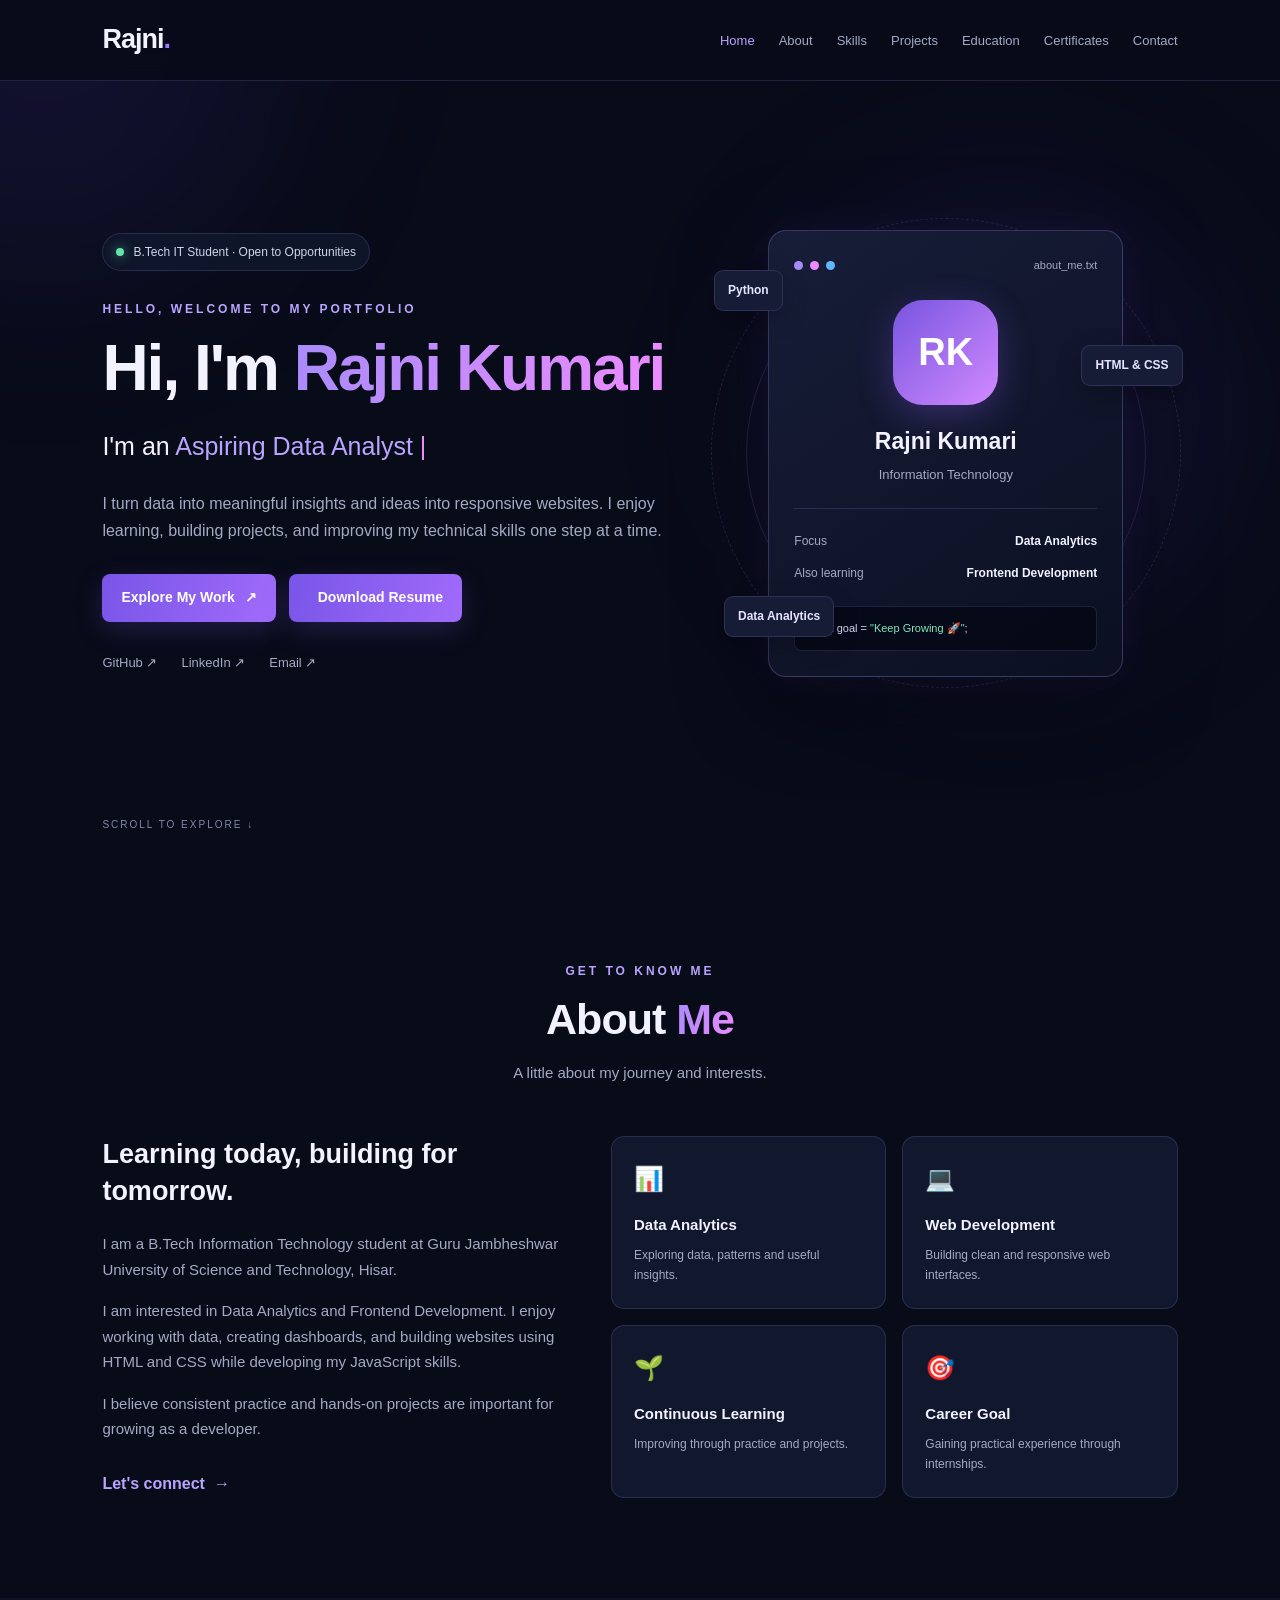
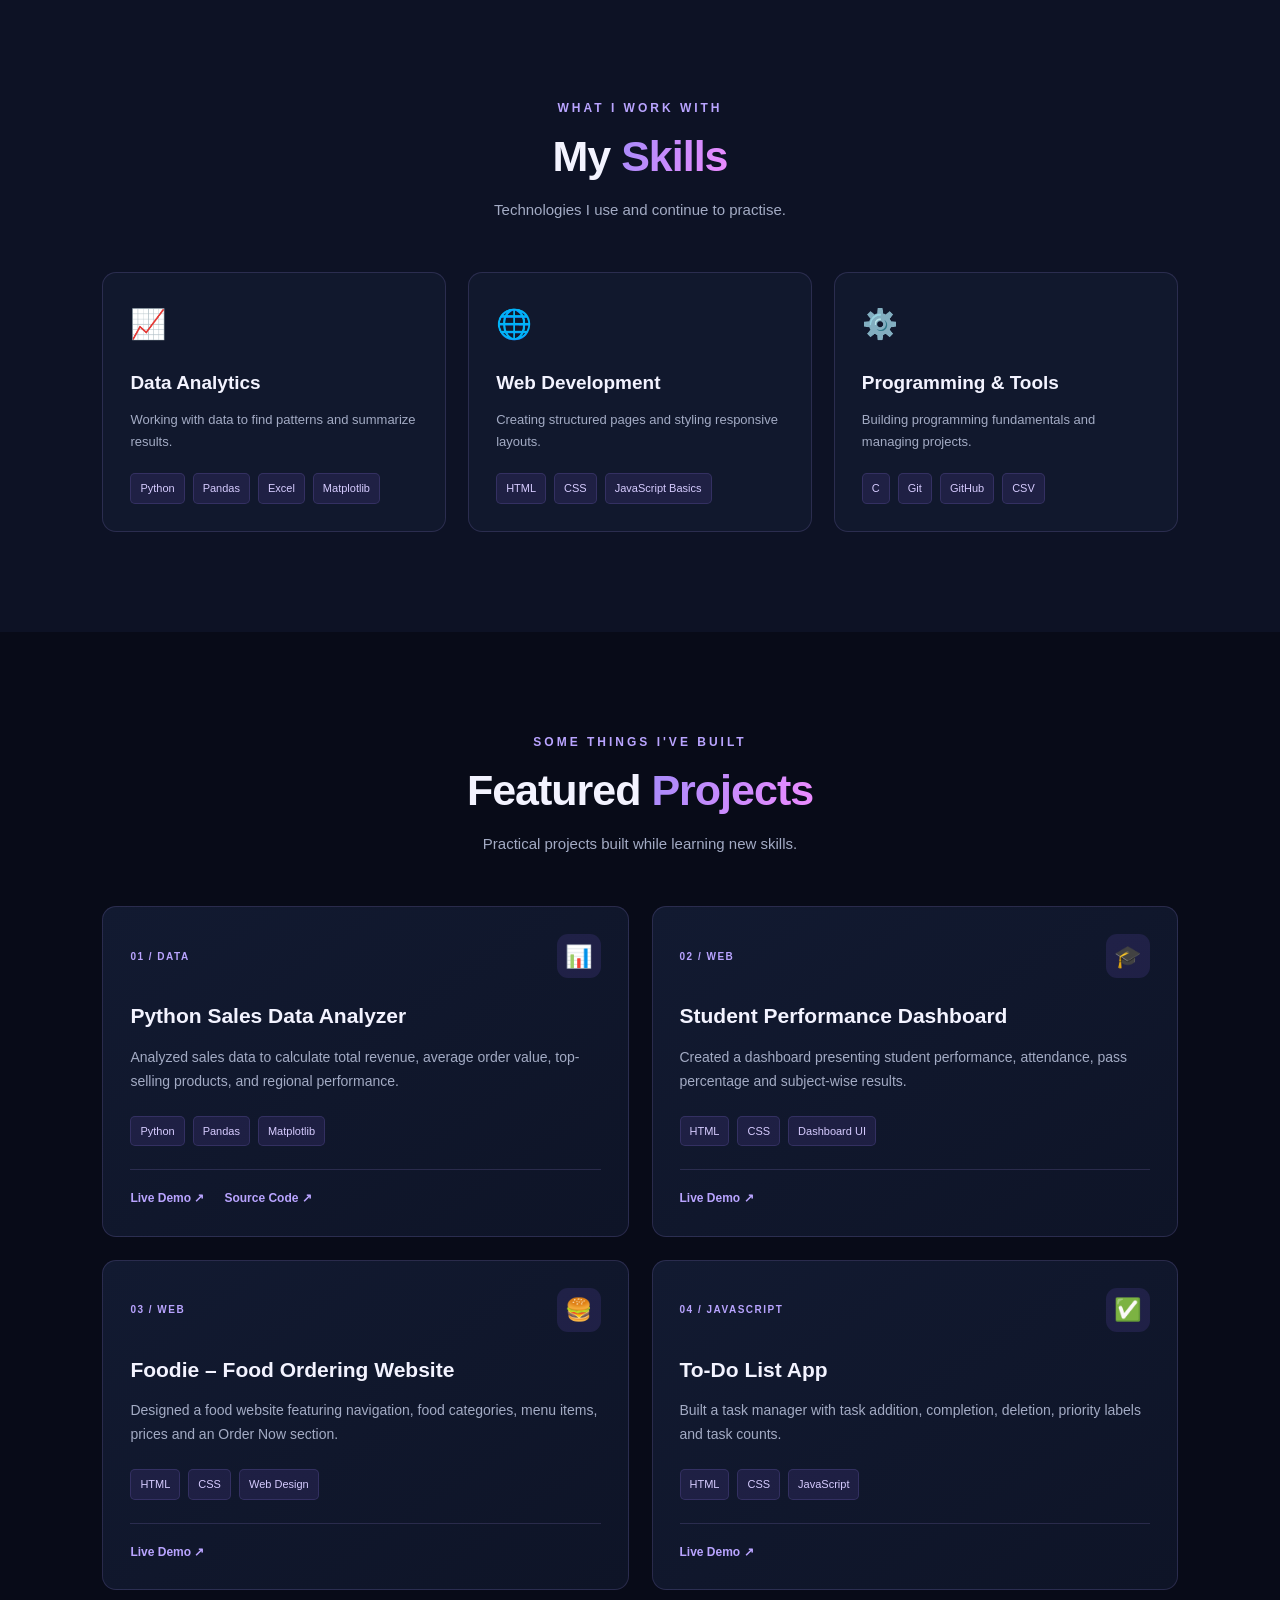
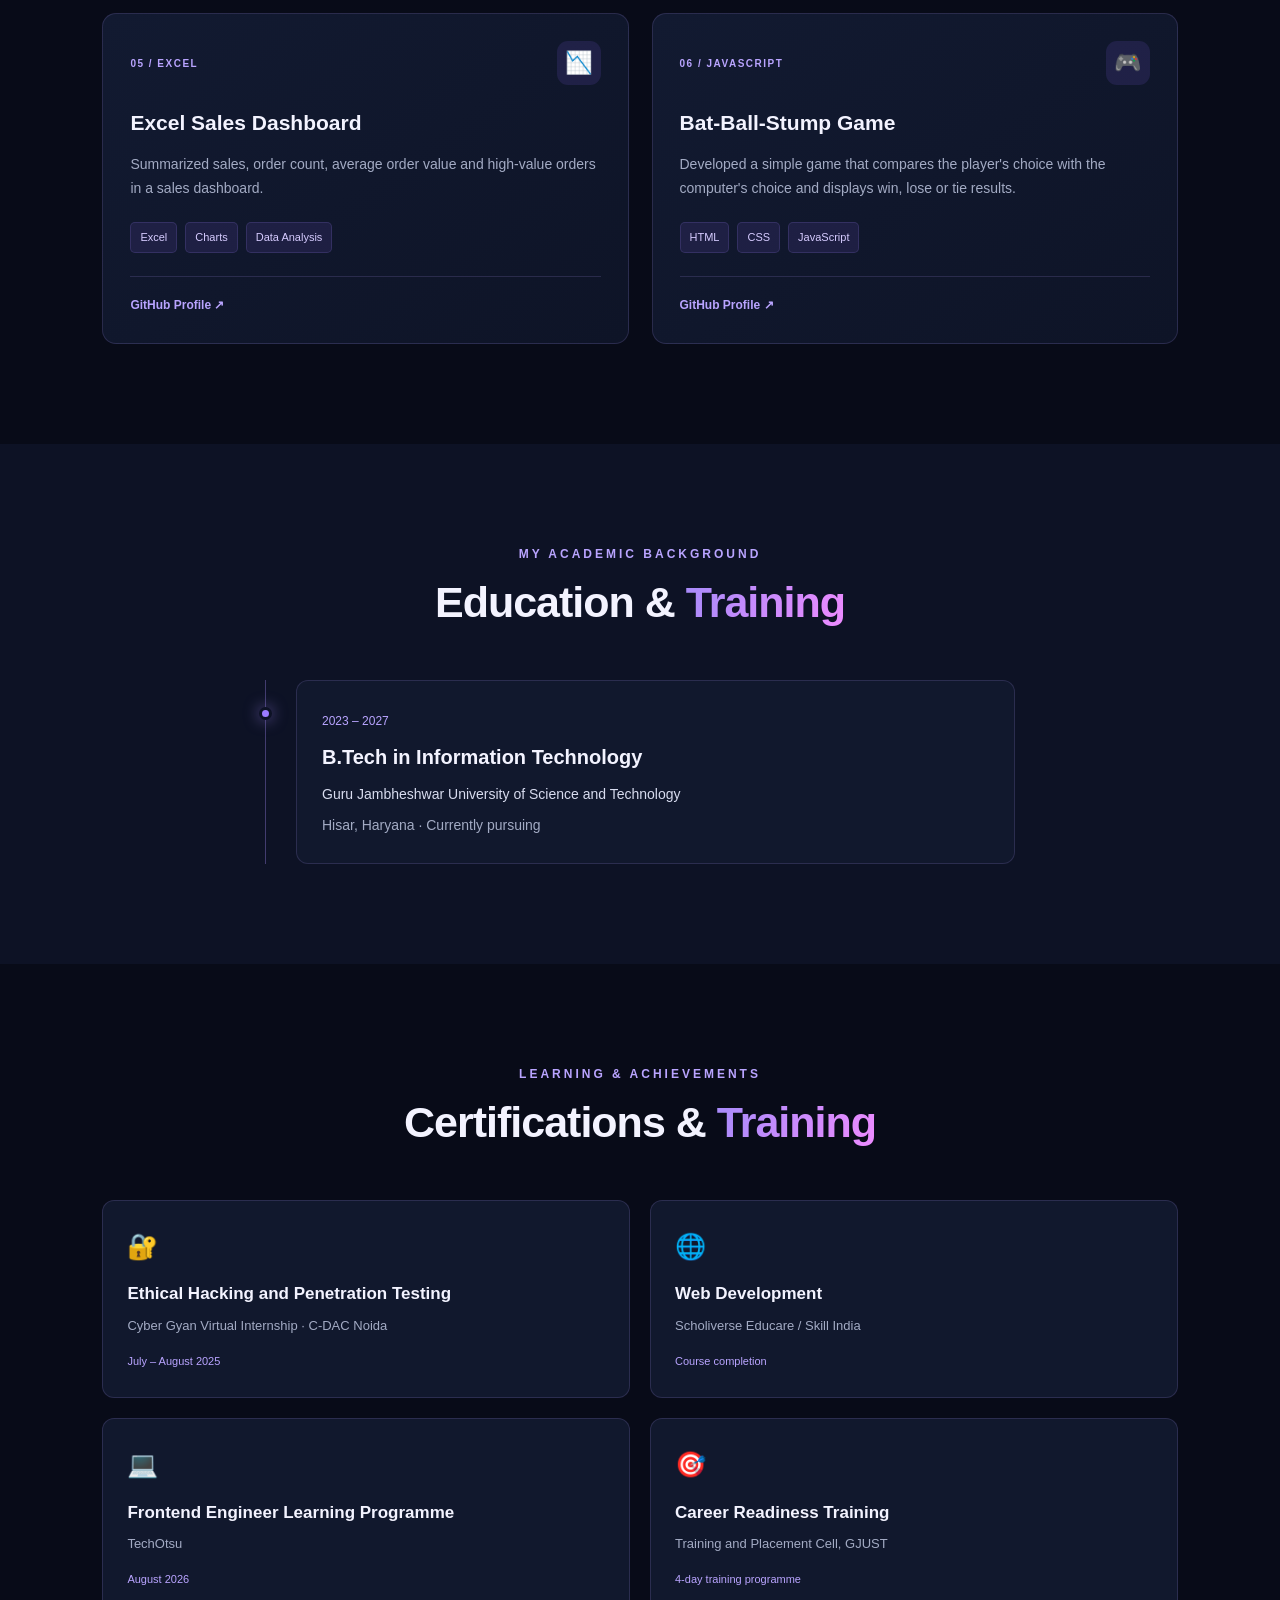
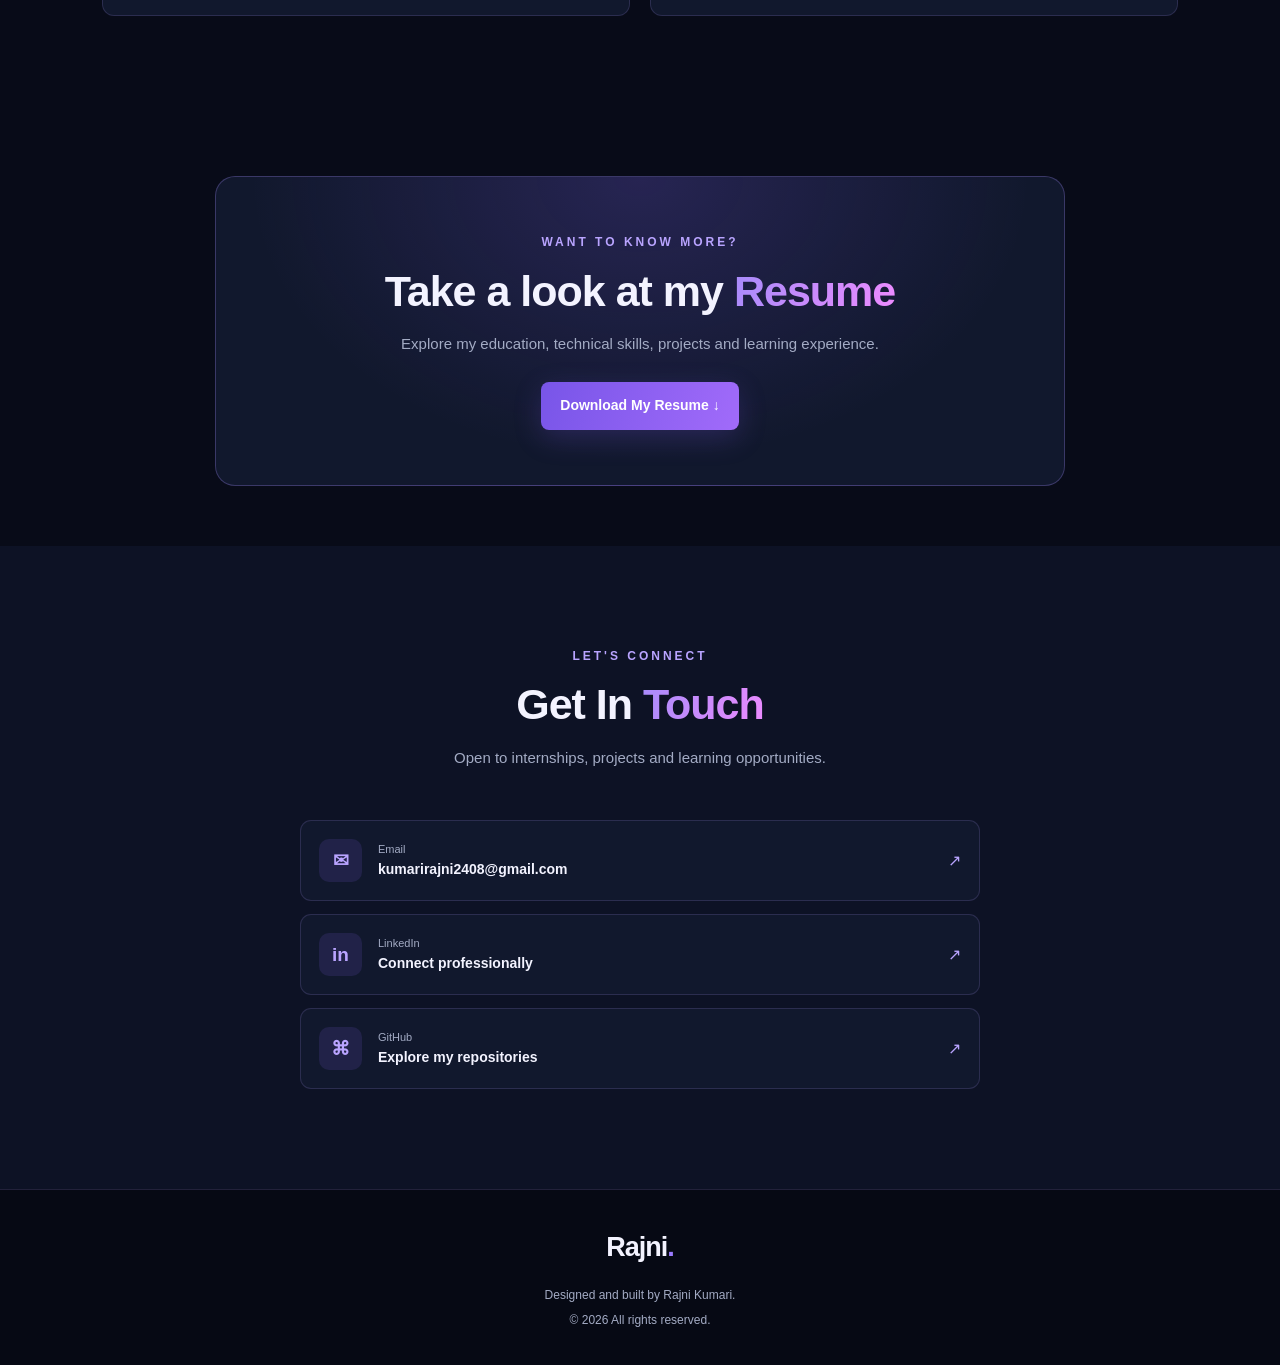
<file: index.html>
<!DOCTYPE html>
<html lang="en">
<head>
    <meta charset="UTF-8">
    <meta name="viewport" content="width=device-width, initial-scale=1.0">

    <meta name="description"
          content="Rajni Kumari's portfolio showcasing data analytics and frontend development projects.">

    <title>Rajni Kumari | Developer Portfolio</title>

    <link rel="stylesheet" href="style.css">
</head>

<body>

    <!-- Navigation -->
    <header class="header">
        <nav class="navbar">
            <a href="#home" class="logo">Rajni<span>.</span></a>

            <button class="menu-toggle"
                    id="menu-toggle"
                    aria-label="Open navigation menu"
                    aria-expanded="false"
                    aria-controls="nav-links">
                ☰
            </button>

            <ul class="nav-links" id="nav-links">
                <li><a href="#home" class="nav-link active">Home</a></li>
                <li><a href="#about" class="nav-link">About</a></li>
                <li><a href="#skills" class="nav-link">Skills</a></li>
                <li><a href="#projects" class="nav-link">Projects</a></li>
                <li><a href="#education" class="nav-link">Education</a></li>
                <li><a href="#certifications" class="nav-link">Certificates</a></li>
                <li><a href="#contact" class="nav-link">Contact</a></li>
            </ul>
        </nav>
    </header>


    <main>

        <!-- Hero -->
        <section id="home" class="hero section">
            <div class="hero-content reveal">

                <div class="availability">
                    <span class="status-dot"></span>
                    B.Tech IT Student · Open to Opportunities
                </div>

                <p class="eyebrow">HELLO, WELCOME TO MY PORTFOLIO</p>

                <h1>
                    Hi, I'm <span class="gradient-text">Rajni Kumari</span>
                </h1>

                <h2 class="hero-role">
                    I'm an <span id="typing-text">Aspiring Data Analyst</span>
                    <span class="cursor">|</span>
                </h2>

                <p class="hero-description">
                    I turn data into meaningful insights and ideas into
                    responsive websites. I enjoy learning, building projects,
                    and improving my technical skills one step at a time.
                </p>

                <div class="hero-buttons">
                    <a href="#projects" class="btn btn-primary">
                        Explore My Work <span>↗</span>
                    </a>

                    <a href="resume.pdf" download="Rajni_Kumari_Resume.pdf" class="btn btn-primary">
    <i class="fas fa-download"></i>
    Download Resume
</a>
                </div>

                <div class="social-links">
                    <a href="https://github.com/rajnikumari-cse"
                       target="_blank" rel="noopener noreferrer">
                        GitHub ↗
                    </a>

                    <a href="https://linkedin.com/in/rajni-kumari-7b0ba6431"
                       target="_blank" rel="noopener noreferrer">
                        LinkedIn ↗
                    </a>

                    <a href="mailto:kumarirajni2408@gmail.com">
                        Email ↗
                    </a>
                </div>
            </div>

            <div class="hero-visual reveal">
                <div class="orbit orbit-one"></div>
                <div class="orbit orbit-two"></div>

                <div class="profile-card">
                    <div class="profile-top">
                        <span class="window-dot purple"></span>
                        <span class="window-dot pink"></span>
                        <span class="window-dot blue"></span>
                        <span class="profile-label">about_me.txt</span>
                    </div>

                    <div class="profile-avatar">RK</div>

                    <h3>Rajni Kumari</h3>
                    <p class="profile-subtitle">Information Technology</p>

                    <div class="profile-divider"></div>

                    <div class="profile-info">
                        <span>Focus</span>
                        <strong>Data Analytics</strong>
                    </div>

                    <div class="profile-info">
                        <span>Also learning</span>
                        <strong>Frontend Development</strong>
                    </div>

                    <div class="code-line">
                        <span>const</span> goal =
                        <span class="code-string">"Keep Growing 🚀"</span>;
                    </div>
                </div>

                <div class="floating-badge badge-python">Python</div>
                <div class="floating-badge badge-html">HTML & CSS</div>
                <div class="floating-badge badge-data">Data Analytics</div>
            </div>

            <a href="#about" class="scroll-hint">SCROLL TO EXPLORE ↓</a>
        </section>


        <!-- About -->
        <section id="about" class="section">
            <div class="section-heading reveal">
                <p class="eyebrow">GET TO KNOW ME</p>
                <h2>About <span class="gradient-text">Me</span></h2>
                <p>A little about my journey and interests.</p>
            </div>

            <div class="about-grid">
                <div class="about-text reveal">
                    <h3>Learning today, building for tomorrow.</h3>

                    <p>
                        I am a B.Tech Information Technology student at
                        Guru Jambheshwar University of Science and Technology,
                        Hisar.
                    </p>

                    <p>
                        I am interested in Data Analytics and Frontend
                        Development. I enjoy working with data, creating
                        dashboards, and building websites using HTML and CSS
                        while developing my JavaScript skills.
                    </p>

                    <p>
                        I believe consistent practice and hands-on projects
                        are important for growing as a developer.
                    </p>

                    <a href="#contact" class="text-link">
                        Let's connect <span>→</span>
                    </a>
                </div>

                <div class="about-highlights reveal">
                    <div class="highlight-card">
                        <span class="highlight-icon">📊</span>
                        <h3>Data Analytics</h3>
                        <p>Exploring data, patterns and useful insights.</p>
                    </div>

                    <div class="highlight-card">
                        <span class="highlight-icon">💻</span>
                        <h3>Web Development</h3>
                        <p>Building clean and responsive web interfaces.</p>
                    </div>

                    <div class="highlight-card">
                        <span class="highlight-icon">🌱</span>
                        <h3>Continuous Learning</h3>
                        <p>Improving through practice and projects.</p>
                    </div>

                    <div class="highlight-card">
                        <span class="highlight-icon">🎯</span>
                        <h3>Career Goal</h3>
                        <p>Gaining practical experience through internships.</p>
                    </div>
                </div>
            </div>
        </section>


        <!-- Skills -->
        <section id="skills" class="section section-alt">
            <div class="section-heading reveal">
                <p class="eyebrow">WHAT I WORK WITH</p>
                <h2>My <span class="gradient-text">Skills</span></h2>
                <p>Technologies I use and continue to practise.</p>
            </div>

            <div class="skills-grid">

                <article class="skill-card reveal">
                    <div class="skill-icon">📈</div>
                    <h3>Data Analytics</h3>
                    <p>Working with data to find patterns and summarize results.</p>

                    <div class="skill-tags">
                        <span>Python</span>
                        <span>Pandas</span>
                        <span>Excel</span>
                        <span>Matplotlib</span>
                    </div>
                </article>

                <article class="skill-card reveal">
                    <div class="skill-icon">🌐</div>
                    <h3>Web Development</h3>
                    <p>Creating structured pages and styling responsive layouts.</p>

                    <div class="skill-tags">
                        <span>HTML</span>
                        <span>CSS</span>
                        <span>JavaScript Basics</span>
                    </div>
                </article>

                <article class="skill-card reveal">
                    <div class="skill-icon">⚙️</div>
                    <h3>Programming & Tools</h3>
                    <p>Building programming fundamentals and managing projects.</p>

                    <div class="skill-tags">
                        <span>C</span>
                        <span>Git</span>
                        <span>GitHub</span>
                        <span>CSV</span>
                    </div>
                </article>

            </div>
        </section>


        <!-- Projects -->
        <section id="projects" class="section">
            <div class="section-heading reveal">
                <p class="eyebrow">SOME THINGS I'VE BUILT</p>
                <h2>Featured <span class="gradient-text">Projects</span></h2>
                <p>Practical projects built while learning new skills.</p>
            </div>

            <div class="project-grid">

                <article class="project-card reveal">
                    <div class="project-top">
                        <span class="project-number">01 / DATA</span>
                        <span class="project-symbol">📊</span>
                    </div>

                    <h3>Python Sales Data Analyzer</h3>

                    <p>
                        Analyzed sales data to calculate total revenue,
                        average order value, top-selling products,
                        and regional performance.
                    </p>

                    <div class="project-tags">
                        <span>Python</span>
                        <span>Pandas</span>
                        <span>Matplotlib</span>
                    </div>

                    <div class="project-links">
                        <a href="https://rajnikumari-cse.github.io/Python-Sales-Data-Analyzer/"
                           target="_blank" rel="noopener noreferrer">
                            Live Demo ↗
                        </a>

                        <a href="https://github.com/rajnikumari-cse/Python-Sales-Data-Analyzer"
                           target="_blank" rel="noopener noreferrer">
                            Source Code ↗
                        </a>
                    </div>
                </article>


                <article class="project-card reveal">
                    <div class="project-top">
                        <span class="project-number">02 / WEB</span>
                        <span class="project-symbol">🎓</span>
                    </div>

                    <h3>Student Performance Dashboard</h3>

                    <p>
                        Created a dashboard presenting student performance,
                        attendance, pass percentage and subject-wise results.
                    </p>

                    <div class="project-tags">
                        <span>HTML</span>
                        <span>CSS</span>
                        <span>Dashboard UI</span>
                    </div>

                    <div class="project-links">
                        <a href="https://rajnikumari-cse.github.io/student-performance-dashboard/"
                           target="_blank" rel="noopener noreferrer">
                            Live Demo ↗
                        </a>
                    </div>
                </article>


                <article class="project-card reveal">
                    <div class="project-top">
                        <span class="project-number">03 / WEB</span>
                        <span class="project-symbol">🍔</span>
                    </div>

                    <h3>Foodie – Food Ordering Website</h3>

                    <p>
                        Designed a food website featuring navigation,
                        food categories, menu items, prices and an
                        Order Now section.
                    </p>

                    <div class="project-tags">
                        <span>HTML</span>
                        <span>CSS</span>
                        <span>Web Design</span>
                    </div>

                    <div class="project-links">
                        <a href="https://rajnikumari-cse.github.io/food-ordering-website/"
                           target="_blank" rel="noopener noreferrer">
                            Live Demo ↗
                        </a>
                    </div>
                </article>


                <article class="project-card reveal">
                    <div class="project-top">
                        <span class="project-number">04 / JAVASCRIPT</span>
                        <span class="project-symbol">✅</span>
                    </div>

                    <h3>To-Do List App</h3>

                    <p>
                        Built a task manager with task addition, completion,
                        deletion, priority labels and task counts.
                    </p>

                    <div class="project-tags">
                        <span>HTML</span>
                        <span>CSS</span>
                        <span>JavaScript</span>
                    </div>

                    <div class="project-links">
                        <a href="https://rajnikumari-cse.github.io/todo-app/"
                           target="_blank" rel="noopener noreferrer">
                            Live Demo ↗
                        </a>
                    </div>
                </article>


                <article class="project-card reveal">
                    <div class="project-top">
                        <span class="project-number">05 / EXCEL</span>
                        <span class="project-symbol">📉</span>
                    </div>

                    <h3>Excel Sales Dashboard</h3>

                    <p>
                        Summarized sales, order count, average order value
                        and high-value orders in a sales dashboard.
                    </p>

                    <div class="project-tags">
                        <span>Excel</span>
                        <span>Charts</span>
                        <span>Data Analysis</span>
                    </div>

                    <div class="project-links">
                        <a href="https://github.com/rajnikumari-cse"
                           target="_blank" rel="noopener noreferrer">
                            GitHub Profile ↗
                        </a>
                    </div>
                </article>


                <article class="project-card reveal">
                    <div class="project-top">
                        <span class="project-number">06 / JAVASCRIPT</span>
                        <span class="project-symbol">🎮</span>
                    </div>

                    <h3>Bat-Ball-Stump Game</h3>

                    <p>
                        Developed a simple game that compares the player's
                        choice with the computer's choice and displays
                        win, lose or tie results.
                    </p>

                    <div class="project-tags">
                        <span>HTML</span>
                        <span>CSS</span>
                        <span>JavaScript</span>
                    </div>

                    <div class="project-links">
                        <a href="https://github.com/rajnikumari-cse"
                           target="_blank" rel="noopener noreferrer">
                            GitHub Profile ↗
                        </a>
                    </div>
                </article>

            </div>
        </section>


        <!-- Education -->
        <section id="education" class="section section-alt">
            <div class="section-heading reveal">
                <p class="eyebrow">MY ACADEMIC BACKGROUND</p>
                <h2>Education & <span class="gradient-text">Training</span></h2>
            </div>

            <div class="timeline">
                <article class="timeline-item reveal">
                    <div class="timeline-dot"></div>

                    <div class="timeline-card">
                        <span class="timeline-date">2023 – 2027</span>
                        <h3>B.Tech in Information Technology</h3>
                        <p>Guru Jambheshwar University of Science and Technology</p>
                        <p class="muted">Hisar, Haryana · Currently pursuing</p>
                    </div>
                </article>
            </div>
        </section>


        <!-- Certifications -->
        <section id="certifications" class="section">
            <div class="section-heading reveal">
                <p class="eyebrow">LEARNING & ACHIEVEMENTS</p>
                <h2>Certifications & <span class="gradient-text">Training</span></h2>
            </div>

            <div class="cert-grid">

                <article class="cert-card reveal">
                    <span class="cert-icon">🔐</span>
                    <h3>Ethical Hacking and Penetration Testing</h3>
                    <p>Cyber Gyan Virtual Internship · C-DAC Noida</p>
                    <span class="cert-date">July – August 2025</span>
                </article>

                <article class="cert-card reveal">
                    <span class="cert-icon">🌐</span>
                    <h3>Web Development</h3>
                    <p>Scholiverse Educare / Skill India</p>
                    <span class="cert-date">Course completion</span>
                </article>

                <article class="cert-card reveal">
                    <span class="cert-icon">💻</span>
                    <h3>Frontend Engineer Learning Programme</h3>
                    <p>TechOtsu</p>
                    <span class="cert-date">August 2026</span>
                </article>

                <article class="cert-card reveal">
                    <span class="cert-icon">🎯</span>
                    <h3>Career Readiness Training</h3>
                    <p>Training and Placement Cell, GJUST</p>
                    <span class="cert-date">4-day training programme</span>
                </article>

            </div>
        </section>


        <!-- Resume CTA -->
        <section class="resume-section section">
            <div class="resume-box reveal">
                <p class="eyebrow">WANT TO KNOW MORE?</p>
                <h2>Take a look at my <span class="gradient-text">Resume</span></h2>
                <p>
                    Explore my education, technical skills, projects
                    and learning experience.
                </p>

                <a href="resume.pdf" class="btn btn-primary" download>
                    Download My Resume ↓
                </a>
            </div>
        </section>


        <!-- Contact -->
        <section id="contact" class="section section-alt">
            <div class="section-heading reveal">
                <p class="eyebrow">LET'S CONNECT</p>
                <h2>Get In <span class="gradient-text">Touch</span></h2>
                <p>Open to internships, projects and learning opportunities.</p>
            </div>

            <div class="contact-card reveal">
                <a href="mailto:kumarirajni2408@gmail.com" class="contact-item">
                    <span class="contact-icon">✉</span>
                    <span>
                        <small>Email</small>
                        <strong>kumarirajni2408@gmail.com</strong>
                    </span>
                    <span class="contact-arrow">↗</span>
                </a>

                <a href="https://linkedin.com/in/rajni-kumari-7b0ba6431"
                   target="_blank" rel="noopener noreferrer"
                   class="contact-item">
                    <span class="contact-icon">in</span>
                    <span>
                        <small>LinkedIn</small>
                        <strong>Connect professionally</strong>
                    </span>
                    <span class="contact-arrow">↗</span>
                </a>

                <a href="https://github.com/rajnikumari-cse"
                   target="_blank" rel="noopener noreferrer"
                   class="contact-item">
                    <span class="contact-icon">⌘</span>
                    <span>
                        <small>GitHub</small>
                        <strong>Explore my repositories</strong>
                    </span>
                    <span class="contact-arrow">↗</span>
                </a>
            </div>
        </section>

    </main>


    <!-- Footer -->
    <footer class="footer">
        <a href="#home" class="logo">Rajni<span>.</span></a>
        <p>Designed and built by Rajni Kumari.</p>
        <p>© <span id="current-year"></span> All rights reserved.</p>
    </footer>

    <button id="back-to-top" class="back-to-top" aria-label="Back to top">
        ↑
    </button>

    <script src="script.js"></script>
</body>
</html>
</file>
<file: style.css>
/* =========================
   1. RESET & THEME
========================= */

:root {
    --bg: #080b18;
    --bg-alt: #0d1225;
    --card: #11182d;
    --card-hover: #171f39;
    --purple: #9b7bff;
    --purple-light: #b9a4ff;
    --pink: #ed8bff;
    --text: #f3f3ff;
    --muted: #a3abc4;
    --border: rgba(177, 155, 255, 0.16);
    --gradient: linear-gradient(110deg, #a78bfa, #ed8bff);
}

* {
    margin: 0;
    padding: 0;
    box-sizing: border-box;
    scroll-behavior: smooth;
}

html {
    scroll-padding-top: 90px;
}

body {
    font-family: "Segoe UI", Arial, sans-serif;
    background: var(--bg);
    color: var(--text);
    line-height: 1.7;
    overflow-x: hidden;
}

body::before {
    content: "";
    position: fixed;
    width: 450px;
    height: 450px;
    top: -180px;
    left: -180px;
    background: rgba(111, 74, 255, 0.10);
    filter: blur(100px);
    border-radius: 50%;
    pointer-events: none;
    z-index: -1;
}

a {
    color: inherit;
}

button,
a {
    -webkit-tap-highlight-color: transparent;
}

::selection {
    background: #8c6aff;
    color: white;
}

.section {
    padding: 100px 8%;
}

.section-alt {
    background: var(--bg-alt);
}

.gradient-text {
    background: var(--gradient);
    -webkit-background-clip: text;
    background-clip: text;
    color: transparent;
}

.eyebrow {
    color: var(--purple-light);
    font-size: 12px;
    font-weight: 800;
    letter-spacing: 3px;
    margin-bottom: 12px;
}


/* =========================
   2. NAVIGATION
========================= */

.header {
    position: sticky;
    top: 0;
    z-index: 1000;
    background: rgba(8, 11, 24, 0.88);
    backdrop-filter: blur(18px);
    border-bottom: 1px solid var(--border);
}

.navbar {
    width: 100%;
    max-width: 1450px;
    margin: auto;
    padding: 17px 8%;
    display: flex;
    justify-content: space-between;
    align-items: center;
    gap: 25px;
}

.logo {
    font-size: 27px;
    font-weight: 800;
    letter-spacing: -1px;
    text-decoration: none;
}

.logo span {
    color: var(--purple);
}

.nav-links {
    list-style: none;
    display: flex;
    align-items: center;
    gap: 24px;
}

.nav-link {
    color: var(--muted);
    font-size: 13px;
    text-decoration: none;
    transition: color 0.25s ease;
}

.nav-link:hover,
.nav-link.active {
    color: var(--purple-light);
}

.menu-toggle {
    display: none;
    color: var(--text);
    background: var(--card);
    border: 1px solid var(--border);
    border-radius: 8px;
    padding: 7px 12px;
    font-size: 23px;
    cursor: pointer;
}


/* =========================
   3. HERO SECTION
========================= */

.hero {
    min-height: 680px;
    min-height: min(780px, calc(100svh - 65px));
    display: grid;
    grid-template-columns: 1.1fr 0.9fr;
    align-items: center;
    gap: 45px;
    position: relative;
    overflow: hidden;
    padding-top: 80px;
    padding-bottom: 115px;
}

.hero::after {
    content: "";
    position: absolute;
    width: 430px;
    height: 430px;
    right: 5%;
    top: 15%;
    background: rgba(113, 74, 255, 0.10);
    filter: blur(90px);
    border-radius: 50%;
    pointer-events: none;
}

.hero-content {
    position: relative;
    z-index: 2;
}

.availability {
    display: inline-flex;
    align-items: center;
    gap: 9px;
    border: 1px solid var(--border);
    background: rgba(17, 24, 45, 0.8);
    padding: 8px 13px;
    border-radius: 30px;
    color: #d0d5e8;
    font-size: 12px;
    margin-bottom: 28px;
}

.status-dot {
    width: 8px;
    height: 8px;
    background: #62e6ac;
    border-radius: 50%;
    box-shadow: 0 0 12px rgba(98, 230, 172, 0.7);
}

.hero h1 {
    font-size: clamp(38px, 5vw, 65px);
    line-height: 1.15;
    letter-spacing: -2px;
    margin-bottom: 20px;
}

.hero-role {
    min-height: 38px;
    font-size: clamp(18px, 2.2vw, 25px);
    font-weight: 500;
    margin-bottom: 22px;
}

#typing-text {
    color: var(--purple-light);
}

.cursor {
    color: var(--pink);
    animation: blink 0.8s steps(2, start) infinite;
}

.hero-description {
    color: var(--muted);
    font-size: 16px;
    max-width: 570px;
    margin-bottom: 30px;
}

.hero-buttons {
    display: flex;
    flex-wrap: wrap;
    gap: 13px;
}

.btn {
    display: inline-flex;
    justify-content: center;
    align-items: center;
    gap: 10px;
    padding: 12px 19px;
    border-radius: 8px;
    font-size: 14px;
    font-weight: 700;
    text-decoration: none;
    transition: transform 0.25s, box-shadow 0.25s, background 0.25s;
}

.btn:hover {
    transform: translateY(-3px);
}

.btn-primary {
    color: white;
    background: linear-gradient(110deg, #7855e8, #a16bfa);
    box-shadow: 0 8px 28px rgba(124, 85, 232, 0.22);
}

.btn-primary:hover {
    box-shadow: 0 10px 32px rgba(124, 85, 232, 0.4);
}

.btn-outline {
    color: var(--text);
    border: 1px solid var(--border);
    background: rgba(17, 24, 45, 0.6);
}

.btn-outline:hover {
    border-color: var(--purple);
}

.social-links {
    display: flex;
    gap: 24px;
    flex-wrap: wrap;
    margin-top: 30px;
}

.social-links a {
    color: var(--muted);
    font-size: 13px;
    text-decoration: none;
    transition: color 0.2s;
}

.social-links a:hover {
    color: var(--purple-light);
}


/* =========================
   4. HERO PROFILE CARD
========================= */

.hero-visual {
    position: relative;
    min-height: 420px;
    display: flex;
    justify-content: center;
    align-items: center;
    z-index: 1;
}

.profile-card {
    width: 100%;
    max-width: 355px;
    padding: 25px;
    border: 1px solid rgba(177, 155, 255, 0.25);
    border-radius: 18px;
    background: linear-gradient(
        145deg,
        rgba(24, 30, 57, 0.97),
        rgba(12, 16, 34, 0.97)
    );
    box-shadow:
        0 25px 90px rgba(0, 0, 0, 0.35),
        0 0 45px rgba(133, 91, 255, 0.10);
    position: relative;
    z-index: 2;
    animation: float 5s ease-in-out infinite;
}

.profile-top {
    display: flex;
    align-items: center;
    gap: 7px;
    margin-bottom: 25px;
}

.window-dot {
    width: 9px;
    height: 9px;
    border-radius: 50%;
}

.purple {
    background: #a78bfa;
}

.pink {
    background: #ed8bff;
}

.blue {
    background: #62b5ff;
}

.profile-label {
    margin-left: auto;
    color: var(--muted);
    font-size: 11px;
}

.profile-avatar {
    width: 105px;
    height: 105px;
    margin: 0 auto 17px;
    display: grid;
    place-items: center;
    border-radius: 30px;
    background: linear-gradient(135deg, #7755df, #d28aff);
    color: white;
    font-size: 38px;
    font-weight: 800;
    box-shadow: 0 10px 35px rgba(142, 102, 255, 0.28);
}

.profile-card h3 {
    text-align: center;
    font-size: 23px;
}

.profile-subtitle {
    text-align: center;
    color: var(--muted);
    font-size: 13px;
    margin-top: 3px;
}

.profile-divider {
    height: 1px;
    background: var(--border);
    margin: 22px 0;
}

.profile-info {
    display: flex;
    justify-content: space-between;
    align-items: center;
    gap: 10px;
    margin: 12px 0;
}

.profile-info span {
    color: var(--muted);
    font-size: 12px;
}

.profile-info strong {
    font-size: 12px;
    text-align: right;
}

.code-line {
    margin-top: 22px;
    padding: 12px;
    background: rgba(4, 7, 18, 0.7);
    border: 1px solid var(--border);
    border-radius: 7px;
    color: #d4d7f5;
    font-size: 11px;
    overflow-wrap: anywhere;
}

.code-line > span:first-child {
    color: #c5a0ff;
}

.code-string {
    color: #81e6bd;
}

.orbit {
    position: absolute;
    border: 1px solid rgba(167, 139, 250, 0.17);
    border-radius: 50%;
    pointer-events: none;
}

.orbit-one {
    width: 400px;
    height: 400px;
    animation: rotate 22s linear infinite;
}

.orbit-two {
    width: 470px;
    height: 470px;
    border-style: dashed;
    animation: rotate 35s linear infinite reverse;
}

.floating-badge {
    position: absolute;
    z-index: 3;
    padding: 9px 13px;
    background: #161c35;
    border: 1px solid var(--border);
    border-radius: 9px;
    color: #e8e5ff;
    font-size: 12px;
    font-weight: 700;
    box-shadow: 0 8px 25px rgba(0, 0, 0, 0.25);
    animation: float 4s ease-in-out infinite;
}

.badge-python {
    top: 40px;
    left: 0;
}

.badge-html {
    right: -5px;
    top: 115px;
    animation-delay: -1.5s;
}

.badge-data {
    bottom: 40px;
    left: 10px;
    animation-delay: -2.5s;
}

.scroll-hint {
    position: absolute;
    bottom: 28px;
    left: 8%;
    color: #8189a7;
    font-size: 10px;
    letter-spacing: 2px;
    text-decoration: none;
}


/* =========================
   5. SECTION HEADINGS
========================= */

.section-heading {
    text-align: center;
    max-width: 680px;
    margin: 0 auto 50px;
}

.section-heading h2,
.resume-box h2 {
    font-size: clamp(30px, 4vw, 43px);
    line-height: 1.25;
    letter-spacing: -1px;
    margin-bottom: 13px;
}

.section-heading > p:last-child,
.resume-box > p:not(.eyebrow) {
    color: var(--muted);
    font-size: 15px;
}


/* =========================
   6. ABOUT
========================= */

.about-grid {
    display: grid;
    grid-template-columns: 0.9fr 1.1fr;
    gap: 45px;
    align-items: start;
}

.about-text h3 {
    font-size: 27px;
    line-height: 1.4;
    margin-bottom: 20px;
}

.about-text p {
    color: var(--muted);
    margin-bottom: 16px;
    font-size: 15px;
}

.text-link {
    display: inline-flex;
    gap: 9px;
    margin-top: 12px;
    color: var(--purple-light);
    text-decoration: none;
    font-weight: 700;
}

.text-link span {
    transition: transform 0.2s;
}

.text-link:hover span {
    transform: translateX(5px);
}

.about-highlights {
    display: grid;
    grid-template-columns: repeat(2, minmax(0, 1fr));
    gap: 16px;
}

.highlight-card {
    background: var(--card);
    border: 1px solid var(--border);
    padding: 22px;
    border-radius: 13px;
    transition: transform 0.25s, border-color 0.25s;
}

.highlight-card:hover {
    transform: translateY(-5px);
    border-color: rgba(177, 155, 255, 0.5);
}

.highlight-icon {
    font-size: 24px;
}

.highlight-card h3 {
    font-size: 15px;
    margin: 13px 0 7px;
}

.highlight-card p {
    color: var(--muted);
    font-size: 12px;
    line-height: 1.7;
}


/* =========================
   7. SKILLS
========================= */

.skills-grid {
    display: grid;
    grid-template-columns: repeat(3, minmax(0, 1fr));
    gap: 22px;
}

.skill-card {
    background: var(--card);
    border: 1px solid var(--border);
    padding: 27px;
    border-radius: 14px;
    transition: transform 0.3s, border-color 0.3s, background 0.3s;
}

.skill-card:hover {
    transform: translateY(-6px);
    background: var(--card-hover);
    border-color: rgba(177, 155, 255, 0.5);
}

.skill-icon {
    font-size: 29px;
    margin-bottom: 17px;
}

.skill-card h3 {
    font-size: 19px;
    margin-bottom: 10px;
}

.skill-card > p {
    color: var(--muted);
    font-size: 13px;
    margin-bottom: 20px;
}

.skill-tags,
.project-tags {
    display: flex;
    flex-wrap: wrap;
    gap: 8px;
}

.skill-tags span,
.project-tags span {
    font-size: 11px;
    color: #d6cbff;
    background: rgba(142, 105, 255, 0.11);
    border: 1px solid rgba(167, 139, 250, 0.16);
    padding: 5px 9px;
    border-radius: 5px;
}


/* =========================
   8. PROJECTS
========================= */

.project-grid {
    display: grid;
    grid-template-columns: repeat(2, minmax(0, 1fr));
    gap: 23px;
}

.project-card {
    padding: 27px;
    border-radius: 14px;
    background: linear-gradient(145deg, #121a31, #0e1427);
    border: 1px solid var(--border);
    display: flex;
    flex-direction: column;
    transition: transform 0.3s, border-color 0.3s, box-shadow 0.3s;
}

.project-card:hover {
    transform: translateY(-6px);
    border-color: rgba(167, 139, 250, 0.48);
    box-shadow: 0 18px 40px rgba(0, 0, 0, 0.2);
}

.project-top {
    display: flex;
    justify-content: space-between;
    align-items: center;
    margin-bottom: 20px;
}

.project-number {
    color: var(--purple-light);
    font-size: 10px;
    font-weight: 800;
    letter-spacing: 1.5px;
}

.project-symbol {
    width: 44px;
    height: 44px;
    display: grid;
    place-items: center;
    border-radius: 11px;
    background: rgba(142, 105, 255, 0.13);
    font-size: 22px;
}

.project-card h3 {
    font-size: 21px;
    margin-bottom: 12px;
}

.project-card > p {
    color: var(--muted);
    font-size: 14px;
    margin-bottom: 22px;
}

.project-tags {
    margin-top: auto;
    margin-bottom: 23px;
}

.project-links {
    display: flex;
    gap: 20px;
    flex-wrap: wrap;
    border-top: 1px solid var(--border);
    padding-top: 18px;
}

.project-links a {
    color: var(--purple-light);
    font-size: 12px;
    font-weight: 700;
    text-decoration: none;
    transition: color 0.2s;
}

.project-links a:hover {
    color: var(--pink);
}


/* =========================
   9. EDUCATION TIMELINE
========================= */

.timeline {
    max-width: 750px;
    margin: auto;
    border-left: 1px solid rgba(167, 139, 250, 0.35);
    padding-left: 30px;
}

.timeline-item {
    position: relative;
}

.timeline-dot {
    position: absolute;
    left: -37px;
    top: 27px;
    width: 13px;
    height: 13px;
    border: 3px solid var(--bg-alt);
    background: var(--purple);
    border-radius: 50%;
    box-shadow: 0 0 15px rgba(167, 139, 250, 0.6);
}

.timeline-card {
    background: var(--card);
    border: 1px solid var(--border);
    border-radius: 12px;
    padding: 25px;
}

.timeline-date {
    display: inline-block;
    color: var(--purple-light);
    font-size: 12px;
    margin-bottom: 9px;
}

.timeline-card h3 {
    font-size: 20px;
    margin-bottom: 9px;
}

.timeline-card p {
    color: #d8dcef;
    font-size: 14px;
}

.timeline-card .muted {
    color: var(--muted);
    margin-top: 7px;
}


/* =========================
   10. CERTIFICATIONS
========================= */

.cert-grid {
    display: grid;
    grid-template-columns: repeat(2, minmax(0, 1fr));
    gap: 20px;
}

.cert-card {
    background: var(--card);
    border: 1px solid var(--border);
    border-radius: 12px;
    padding: 24px;
    transition: transform 0.25s, border-color 0.25s;
}

.cert-card:hover {
    transform: translateY(-4px);
    border-color: rgba(167, 139, 250, 0.5);
}

.cert-icon {
    display: inline-block;
    font-size: 25px;
    margin-bottom: 14px;
}

.cert-card h3 {
    font-size: 17px;
    line-height: 1.5;
    margin-bottom: 8px;
}

.cert-card p {
    color: var(--muted);
    font-size: 13px;
}

.cert-date {
    display: inline-block;
    color: var(--purple-light);
    font-size: 11px;
    margin-top: 15px;
}


/* =========================
   11. RESUME CTA
========================= */

.resume-section {
    padding-top: 60px;
    padding-bottom: 60px;
}

.resume-box {
    max-width: 850px;
    margin: auto;
    text-align: center;
    padding: 55px 25px;
    border: 1px solid rgba(167, 139, 250, 0.28);
    border-radius: 20px;
    background:
        radial-gradient(
            ellipse at top,
            rgba(124, 85, 232, 0.2),
            transparent 65%
        ),
        var(--card);
}

.resume-box > p:not(.eyebrow) {
    margin: 0 auto 25px;
    max-width: 570px;
}


/* =========================
   12. CONTACT
========================= */

.contact-card {
    max-width: 680px;
    margin: auto;
    display: grid;
    gap: 13px;
}

.contact-item {
    display: flex;
    align-items: center;
    gap: 16px;
    padding: 18px;
    background: var(--card);
    border: 1px solid var(--border);
    border-radius: 11px;
    text-decoration: none;
    transition: transform 0.25s, border-color 0.25s;
    min-width: 0;
}

.contact-item:hover {
    transform: translateX(5px);
    border-color: rgba(167, 139, 250, 0.5);
}

.contact-icon {
    width: 43px;
    height: 43px;
    flex-shrink: 0;
    display: grid;
    place-items: center;
    background: rgba(142, 105, 255, 0.13);
    color: var(--purple-light);
    border-radius: 10px;
    font-size: 19px;
    font-weight: 800;
}

.contact-item > span:nth-child(2) {
    min-width: 0;
    display: flex;
    flex-direction: column;
}

.contact-item small {
    color: var(--muted);
    font-size: 11px;
}

.contact-item strong {
    font-size: 14px;
    overflow-wrap: anywhere;
}

.contact-arrow {
    margin-left: auto;
    color: var(--purple-light);
}


/* =========================
   13. FOOTER & BACK TO TOP
========================= */

.footer {
    border-top: 1px solid var(--border);
    background: #060914;
    padding: 35px 8%;
    text-align: center;
}

.footer .logo {
    display: inline-block;
    margin-bottom: 10px;
}

.footer p {
    color: var(--muted);
    font-size: 12px;
    margin-top: 4px;
}

.back-to-top {
    position: fixed;
    right: 22px;
    bottom: 22px;
    width: 43px;
    height: 43px;
    border: 1px solid var(--border);
    border-radius: 10px;
    color: white;
    background: #6d4cce;
    font-size: 22px;
    cursor: pointer;
    opacity: 0;
    visibility: hidden;
    transform: translateY(10px);
    transition: 0.25s;
    z-index: 900;
}

.back-to-top.visible {
    opacity: 1;
    visibility: visible;
    transform: translateY(0);
}


/* =========================
   14. SCROLL REVEAL
========================= */

.reveal {
    opacity: 0;
    transform: translateY(24px);
    transition: opacity 0.7s ease, transform 0.7s ease;
}

.reveal.visible {
    opacity: 1;
    transform: translateY(0);
}


/* =========================
   15. ANIMATIONS
========================= */

@keyframes blink {
    to {
        visibility: hidden;
    }
}

@keyframes float {
    0%, 100% {
        transform: translateY(0);
    }

    50% {
        transform: translateY(-10px);
    }
}

@keyframes rotate {
    from {
        transform: rotate(0deg);
    }

    to {
        transform: rotate(360deg);
    }
}


/* =========================
   16. TABLET
========================= */

@media (max-width: 1050px) {
    .navbar {
        padding-left: 5%;
        padding-right: 5%;
    }

    .nav-links {
        gap: 14px;
    }

    .nav-link {
        font-size: 12px;
    }

    .section {
        padding-left: 6%;
        padding-right: 6%;
    }

    .hero {
        gap: 25px;
    }

    .hero-visual {
        transform: scale(0.9);
    }

    .skills-grid {
        grid-template-columns: repeat(2, minmax(0, 1fr));
    }
}


/* =========================
   17. MOBILE NAVIGATION
========================= */

@media (max-width: 760px) {
    .navbar {
        padding: 14px 6%;
    }

    .menu-toggle {
        display: block;
    }

    .nav-links {
        display: none;
        position: absolute;
        top: 100%;
        left: 0;
        right: 0;
        padding: 16px 6% 22px;
        flex-direction: column;
        align-items: stretch;
        gap: 0;
        background: rgba(8, 11, 24, 0.98);
        border-bottom: 1px solid var(--border);
    }

    .nav-links.open {
        display: flex;
    }

    .nav-links li a {
        display: block;
        padding: 12px 0;
        font-size: 14px;
        border-bottom: 1px solid rgba(177, 155, 255, 0.08);
    }

    .hero {
        grid-template-columns: 1fr;
        min-height: auto;
        padding-top: 70px;
        padding-bottom: 90px;
        gap: 25px;
    }

    .hero-content {
        text-align: center;
    }

    .hero-description {
        margin-left: auto;
        margin-right: auto;
    }

    .hero-buttons,
    .social-links {
        justify-content: center;
    }

    .hero-visual {
        min-height: 410px;
        transform: none;
    }

    .profile-card {
        max-width: 330px;
    }

    .orbit-one {
        width: 350px;
        height: 350px;
    }

    .orbit-two {
        width: 390px;
        height: 390px;
    }

    .scroll-hint {
        left: 0;
        right: 0;
        text-align: center;
    }

    .about-grid {
        grid-template-columns: 1fr;
        gap: 35px;
    }

    .project-grid,
    .cert-grid {
        grid-template-columns: 1fr;
    }

    .section {
        padding-top: 75px;
        padding-bottom: 75px;
    }
}


/* =========================
   18. SMALL MOBILE
========================= */

@media (max-width: 480px) {
    .hero h1 {
        font-size: 37px;
        letter-spacing: -1.5px;
    }

    .hero-role {
        font-size: 18px;
    }

    .availability {
        font-size: 10px;
    }

    .hero-buttons {
        flex-direction: column;
        align-items: stretch;
    }

    .social-links {
        gap: 15px;
    }

    .hero-visual {
        min-height: 370px;
    }

    .profile-card {
        padding: 20px;
    }

    .badge-python {
        left: -4px;
        top: 20px;
    }

    .badge-html {
        right: -4px;
        top: 80px;
    }

    .badge-data {
        bottom: 10px;
        left: 0;
    }

    .about-highlights,
    .skills-grid {
        grid-template-columns: 1fr;
    }

    .highlight-card,
    .skill-card,
    .project-card,
    .cert-card {
        padding: 21px;
    }

    .section-heading {
        margin-bottom: 35px;
    }

    .contact-item {
        padding: 14px;
        gap: 11px;
    }

    .contact-item strong {
        font-size: 12px;
    }

    .resume-box {
        padding: 40px 18px;
    }
}


/* Respect reduced-motion preferences */
@media (prefers-reduced-motion: reduce) {
    *,
    *::before,
    *::after {
        scroll-behavior: auto !important;
        animation-duration: 0.01ms !important;
        animation-iteration-count: 1 !important;
        transition-duration: 0.01ms !important;
    }

    .reveal {
        opacity: 1;
        transform: none;
    }
}
</file>
